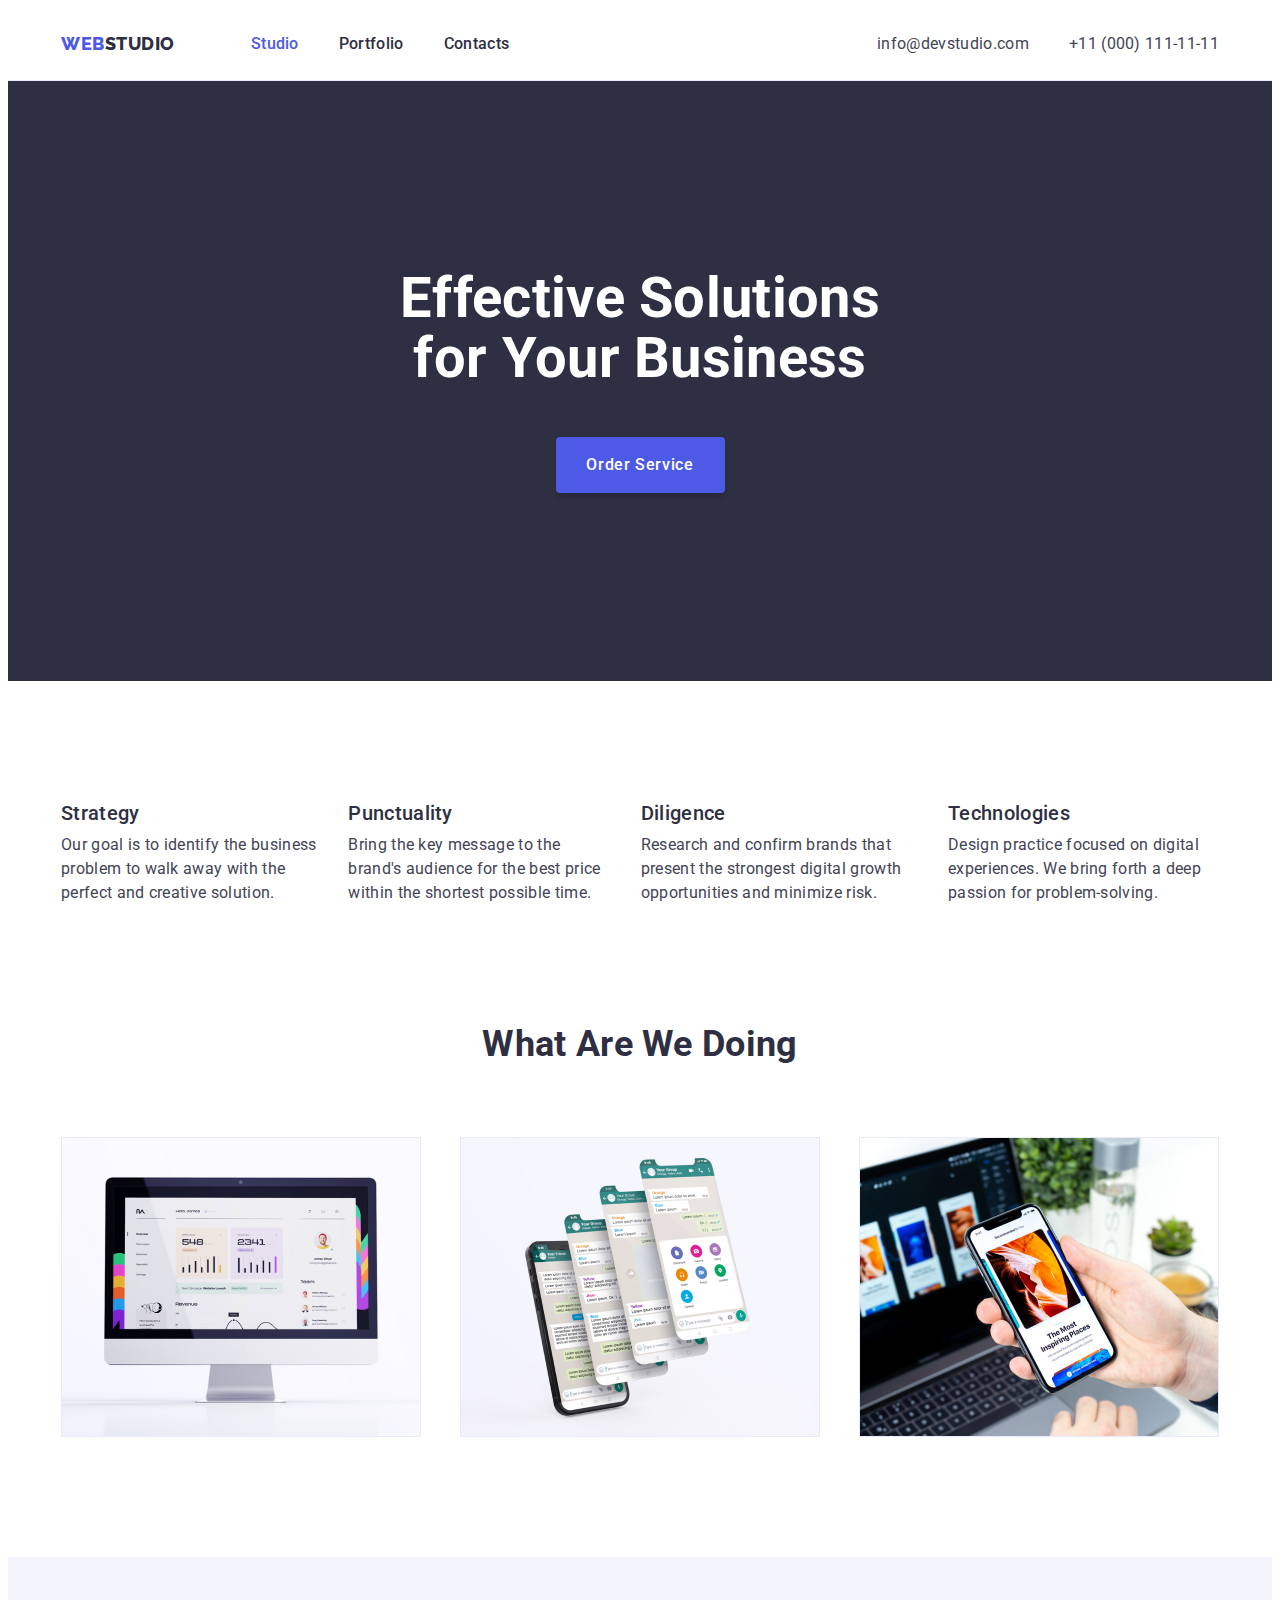
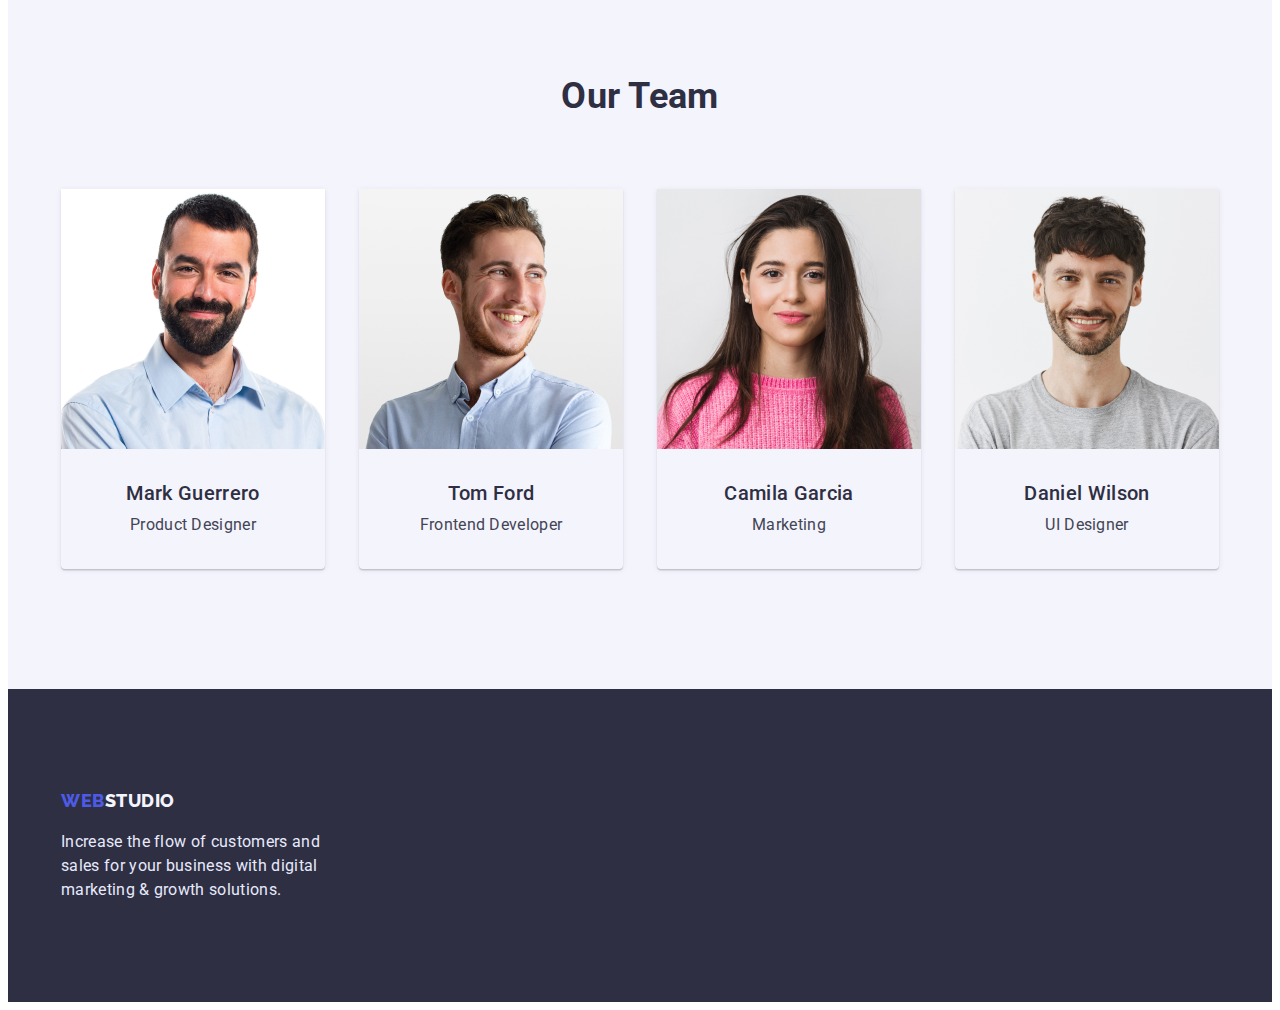
<file: index.html>
<!DOCTYPE html>
<html lang="en">
  <head>
    <meta charset="UTF-8" />
    <meta http-equiv="X-UA-Compatible" content="IE=edge" />
    <meta name="viewport" content="width=device-width, initial-scale=1.0" />
    <title>Document</title>
    <link rel="preconnect" href="https://fonts.gstatic.com" crossorigin />
    <link
      href="https://fonts.googleapis.com/css2?family=Raleway:wght@800&family=Roboto:wght@400;500;700;900&display=swap"
      rel="stylesheet"
    />
    <link
      rel="stylesheet"
      href="https://cdnjs.cloudflare.com/ajax/libs/modern-normalize/1.1.0/modern-normalize.min.css"
      integrity="sha512-wpPYUAdjBVSE4KJnH1VR1HeZfpl1ub8YT/NKx4PuQ5NmX2tKuGu6U/JRp5y+Y8XG2tV+wKQpNHVUX03MfMFn9Q=="
      crossorigin="anonymous"
      referrerpolicy="no-referrer"
    />
    <link rel="stylesheet" href="./css/styles.css" />
  </head>
  <body>
    <header class="nav-addres">
      <div class="container main-nav">
        <nav class="site-nav">
          <a href="./index.html" class="logofirst"
            >Web<span class="logosecond">Studio</span></a
          >
          <ul class="list site-nav">
            <li class="item">
              <a href="./index.html" class="link current">Studio</a>
            </li>
            <li class="item">
              <a href="./portfolio.html" class="link">Portfolio</a>
            </li>
            <li class="item"><a href="" class="link">Contacts</a></li>
          </ul>
        </nav>
        <address class="contacts">
          <ul class="list">
            <li class="item">
              <a href="mailto:info@devstudio.com" class="email"
                >info@devstudio.com</a
              >
            </li>
            <li class="item">
              <a href="tel:+110001111111" class="tel">+11 (000) 111-11-11</a>
            </li>
          </ul>
        </address>
      </div>
    </header>
    <main>
      <!--hero-->

      <section class="hero">
        <h1 class="hero-title">Effective Solutions for Your Business</h1>
        <button type="button" class="button-index">Order Service</button>
      </section>

      <!--Features-->
      <section class="section">
        <div class="container features">
          <h2 hidden class="section-title">Features</h2>
          <ul class="feature-list list">
            <li class="item">
              <h3 class="title">Strategy</h3>
              <p>
                Our goal is to identify the business problem to walk away with
                the perfect and creative solution.
              </p>
            </li>
            <li class="item">
              <h3 class="title">Punctuality</h3>
              <p>
                Bring the key message to the brand's audience for the best price
                within the shortest possible time.
              </p>
            </li>
            <li class="item">
              <h3 class="title">Diligence</h3>
              <p>
                Research and confirm brands that present the strongest digital
                growth opportunities and minimize risk.
              </p>
            </li>
            <li class="item">
              <h3 class="title">Technologies</h3>
              <p>
                Design practice focused on digital experiences. We bring forth a
                deep passion for problem-solving.
              </p>
            </li>
          </ul>
        </div>
      </section>
      <!--what doing-->
      <section class="section doing">
        <div class="container doing">
          <h2 class="section-title">What are we doing</h2>
          <ul class="what-list list">
            <li class="item">
              <img src="./images/mac.jpg" alt="Mac" width="360" height="300" />
            </li>
            <li class="item">
              <img
                src="./images/phones.jpg"
                alt="iphones"
                width="360"
                height="300"
              />
            </li>
            <li class="item">
              <img
                src="./images/phonehand.jpg"
                alt="IphoneHandmacbook"
                width="360"
                height="300"
              />
            </li>
          </ul>
        </div>
      </section>
      <!--team-->
      <section class="section team">
        <div class="container team">
          <h2 class="section-title">Our Team</h2>
          <ul class="team-list list">
            <li class="item">
              <img
                src="./images/mark.jpg"
                alt="Mark photo"
                width="264"
                height="260"
              />
              <div class="card-content">
                <h3 class="title">Mark Guerrero</h3>
                <p class="team-position">Product Designer</p>
              </div>
            </li>
            <li class="item">
              <img
                src="./images/tom.jpg"
                alt="Tom photo"
                width="264"
                height="260"
              />
              <div class="card-content">
                <h3 class="title">Tom Ford</h3>
                <p class="team-position">Frontend Developer</p>
              </div>
            </li>
            <li class="item">
              <img
                src="./images/camila.jpg"
                alt="Camila photo"
                width="264"
                height="260"
              />
              <div class="card-content">
                <h3 class="title">Camila Garcia</h3>
                <p class="team-position">Marketing</p>
              </div>
            </li>
            <li class="item">
              <img
                src="./images/daneil.jpg"
                alt="Daniel photo"
                width="264"
                height="260"
              />
              <div class="card-content">
                <h3 class="title">Daniel Wilson</h3>
                <p class="team-position">UI Designer</p>
              </div>
            </li>
          </ul>
        </div>
      </section>
    </main>
    <footer>
      <div class="container footer">
        <div class="footer-logo">
          <a href="./index.html" class="logofirst"
            >Web<span class="logosecond">Studio</span></a
          >
        </div>
        <p class="footer-discription">
          Increase the flow of customers and sales for your business with
          digital marketing & growth solutions.
        </p>
      </div>
    </footer>
  </body>
</html>
</file>
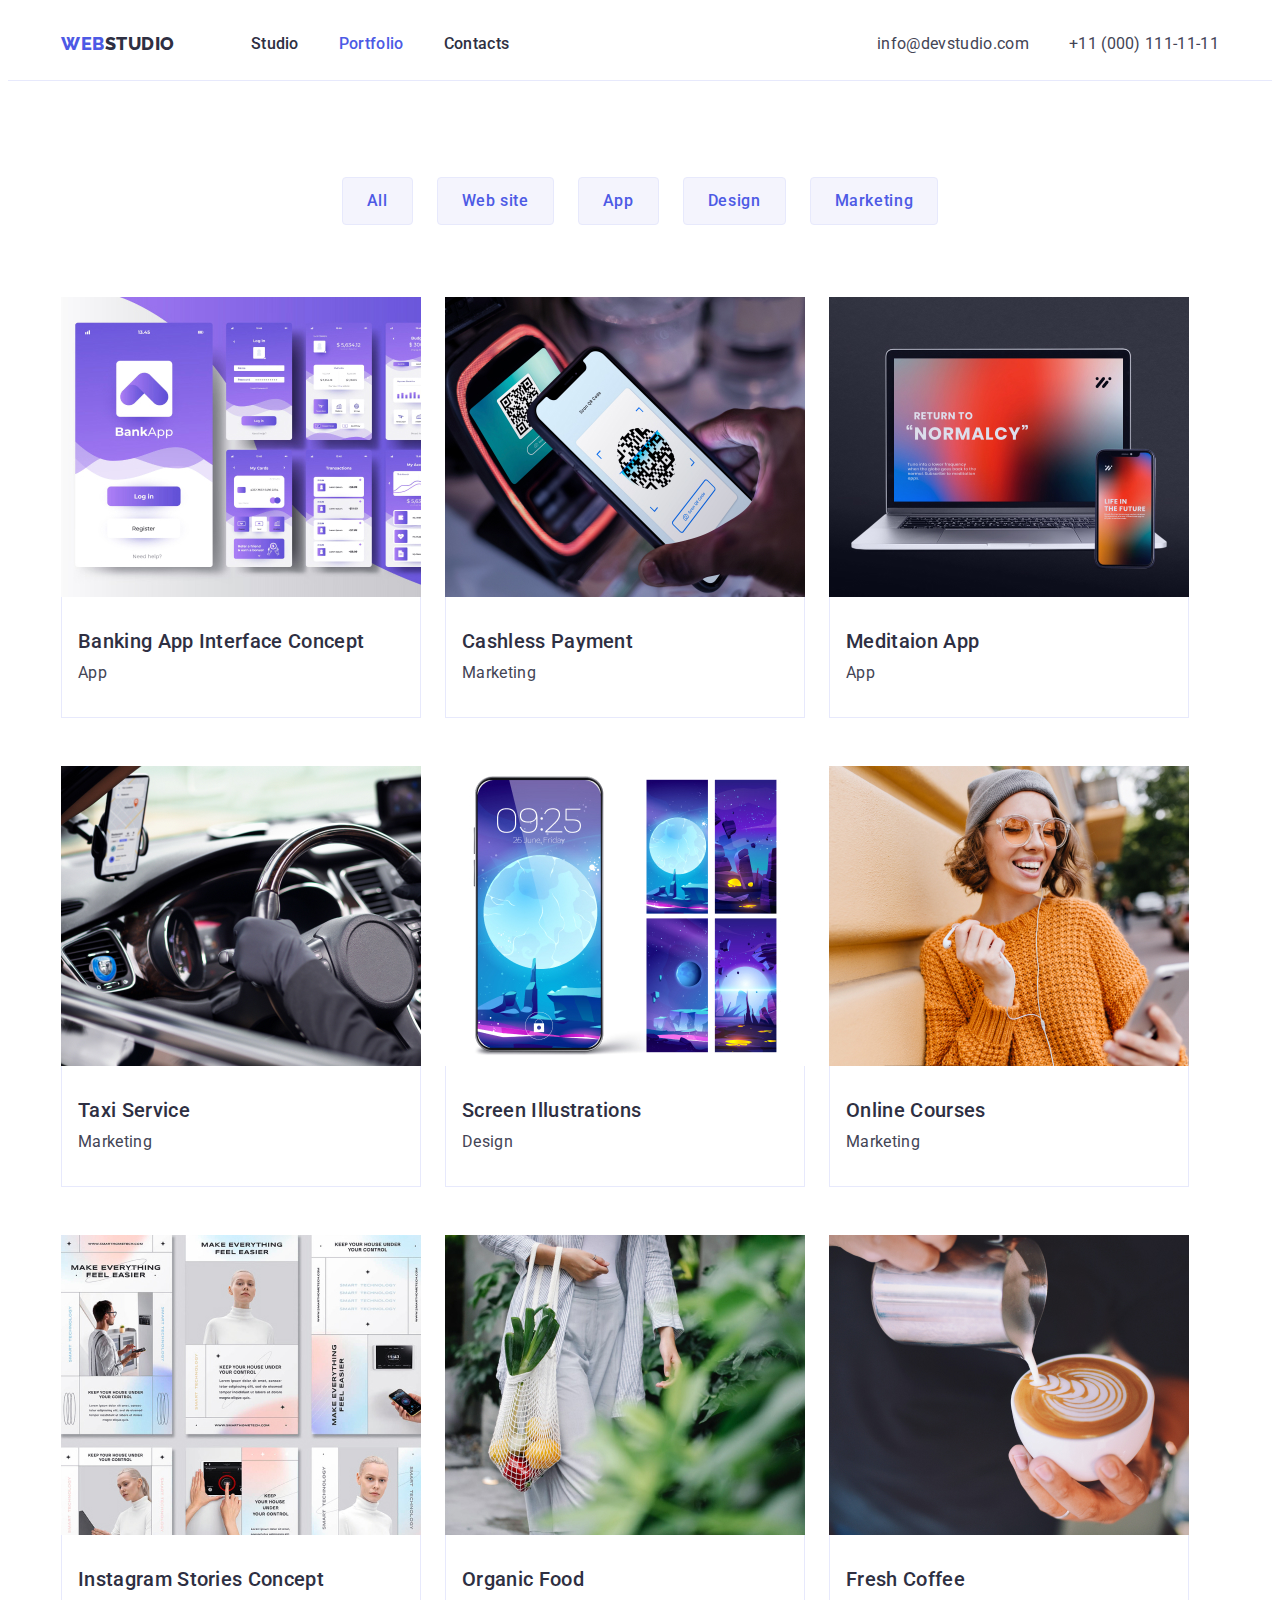
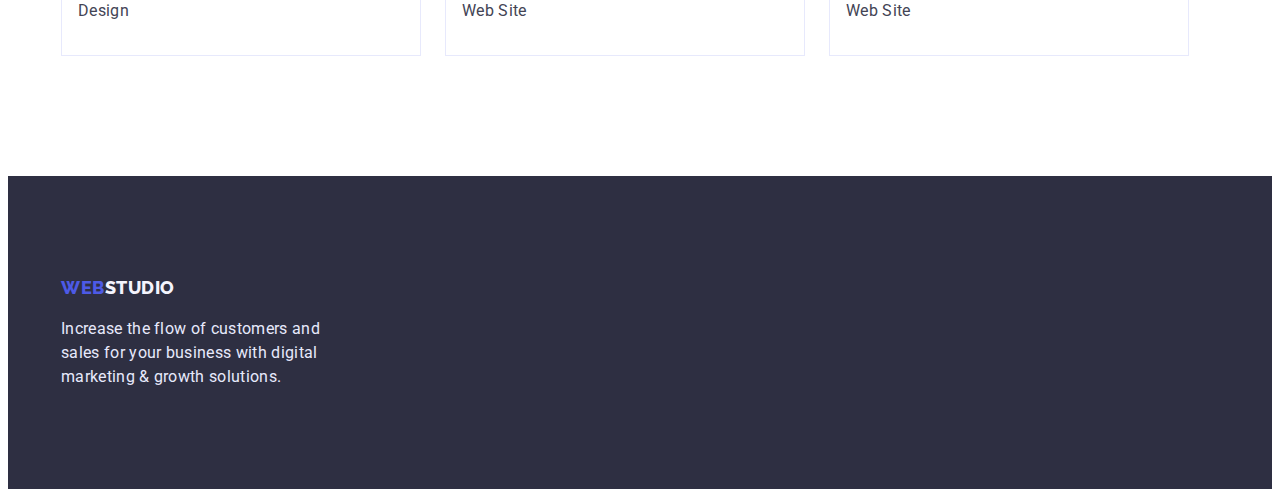
<file: portfolio.html>
<!DOCTYPE html>
<html lang="en">
  <head>
    <meta charset="UTF-8" />
    <meta http-equiv="X-UA-Compatible" content="IE=edge" />
    <meta name="viewport" content="width=device-width, initial-scale=1.0" />
    <title>Document</title>
    <link rel="preconnect" href="https://fonts.gstatic.com" crossorigin />
    <link
      href="https://fonts.googleapis.com/css2?family=Raleway:wght@800&family=Roboto:wght@400;500;700;900&display=swap"
      rel="stylesheet"
    />
    <link
      rel="stylesheet"
      href="https://cdnjs.cloudflare.com/ajax/libs/modern-normalize/1.1.0/modern-normalize.min.css"
      integrity="sha512-wpPYUAdjBVSE4KJnH1VR1HeZfpl1ub8YT/NKx4PuQ5NmX2tKuGu6U/JRp5y+Y8XG2tV+wKQpNHVUX03MfMFn9Q=="
      crossorigin="anonymous"
      referrerpolicy="no-referrer"
    />
    <link rel="stylesheet" href="./css/styles.css" />
  </head>
  <body>
    <header class="nav-addres">
      <div class="container main-nav">
        <nav class="site-nav">
          <a href="./index.html" class="logofirst"
            >Web<span class="logosecond">Studio</span></a
          >
          <ul class="list site-nav">
            <li class="item">
              <a href="./index.html" class="link">Studio</a>
            </li>
            <li class="item">
              <a href="./portfolio.html" class="link current">Portfolio</a>
            </li>
            <li class="item"><a href="" class="link">Contacts</a></li>
          </ul>
        </nav>
        <address class="contacts">
          <ul class="list">
            <li class="item">
              <a href="mailto:info@devstudio.com" class="email"
                >info@devstudio.com</a
              >
            </li>
            <li class="item">
              <a href="tel:+110001111111" class="tel">+11 (000) 111-11-11</a>
            </li>
          </ul>
        </address>
      </div>
    </header>
    <main>
      <section class="section portfolio">
        <div class="container portfolio">
          <h1 hidden>portfolio</h1>
          <ul class="list buttons">
            <li class="item">
              <button type="button" class="btn-portfolio">All</button>
            </li>
            <li class="item">
              <button type="button" class="btn-portfolio">Web site</button>
            </li>
            <li class="item">
              <button type="button" class="btn-portfolio">App</button>
            </li>
            <li class="item">
              <button type="button" class="btn-portfolio">Design</button>
            </li>
            <li class="item">
              <button type="button" class="btn-portfolio">Marketing</button>
            </li>
          </ul>
          <ul class="list apps">
            <li class="item">
              <a href="" class="list-item">
                <img
                  src="./images/bankingapp.jpg"
                  alt="app"
                  width="360"
                  height="300"
                />
                <div class="discription">
                  <h2 class="title-item">Banking App Interface Concept</h2>
                  <p class="apps-discription">App</p>
                </div>
              </a>
            </li>
            <li class="item">
              <a href="" class="list-item">
                <img
                  src="./images/cashless.jpg"
                  alt="terminal"
                  width="360"
                  height="300"
                />
                <div class="discription">
                  <h2 class="title-item">Cashless Payment</h2>
                  <p class="apps-discription">Marketing</p>
                </div>
              </a>
            </li>
            <li class="item">
              <a href="" class="list-item">
                <img
                  src="./images/meditation.jpg"
                  alt="mac"
                  width="360"
                  height="300"
                />
                <div class="discription">
                  <h2 class="title-item">Meditaion App</h2>
                  <p class="apps-discription">App</p>
                </div>
              </a>
            </li>
            <li class="item">
              <a href="" class="list-item">
                <img
                  src="./images/taxi.jpg"
                  alt="carsteeringwheel"
                  width="360"
                  height="300"
                />
                <div class="discription">
                  <h2 class="title-item">Taxi Service</h2>
                  <p class="apps-discription">Marketing</p>
                </div></a
              >
            </li>
            <li class="item">
              <a href="" class="list-item">
                <img
                  src="./images/illustrator.jpg"
                  alt="moonpicture"
                  width="360"
                  height="300"
                />
                <div class="discription">
                  <h2 class="title-item">Screen Illustrations</h2>
                  <p class="apps-discription">Design</p>
                </div></a
              >
            </li>
            <li class="item">
              <a href="" class="list-item">
                <img
                  src="./images/curses.jpg"
                  alt="girlinglasses"
                  width="360"
                  height="300"
                />
                <div class="discription">
                  <h2 class="title-item">Online Courses</h2>
                  <p class="apps-discription">Marketing</p>
                </div></a
              >
            </li>
            <li class="item">
              <a href="" class="list-item">
                <img
                  src="./images/instdesign.jpg"
                  alt="manypictures"
                  width="360"
                  height="300"
                />
                <div class="discription">
                  <h2 class="title-item">Instagram Stories Concept</h2>
                  <p class="apps-discription">Design</p>
                </div></a
              >
            </li>
            <li class="item">
              <a href="" class="list-item">
                <img
                  src="./images/orgfood.jpg"
                  alt="girls with wegetable"
                  width="360"
                  height="300"
                />
                <div class="discription">
                  <h2 class="title-item">Organic Food</h2>
                  <p class="apps-discription">Web Site</p>
                </div></a
              >
            </li>
            <li class="item">
              <a href="" class="list-item">
                <img
                  src="./images/coffe.jpg"
                  alt="cup with coffee"
                  width="360"
                  height="300"
                />
                <div class="discription">
                  <h2 class="title-item">Fresh Coffee</h2>
                  <p class="apps-discription">Web Site</p>
                </div></a
              >
            </li>
          </ul>
        </div>
      </section>
    </main>
    <footer>
      <div class="container footer">
        <div class="footer-logo">
          <a href="./index.html" class="logofirst"
            >Web<span class="logosecond">Studio</span></a
          >
        </div>
        <p class="footer-discription">
          Increase the flow of customers and sales for your business with
          digital marketing & growth solutions.
        </p>
      </div>
    </footer>
  </body>
</html>
</file>
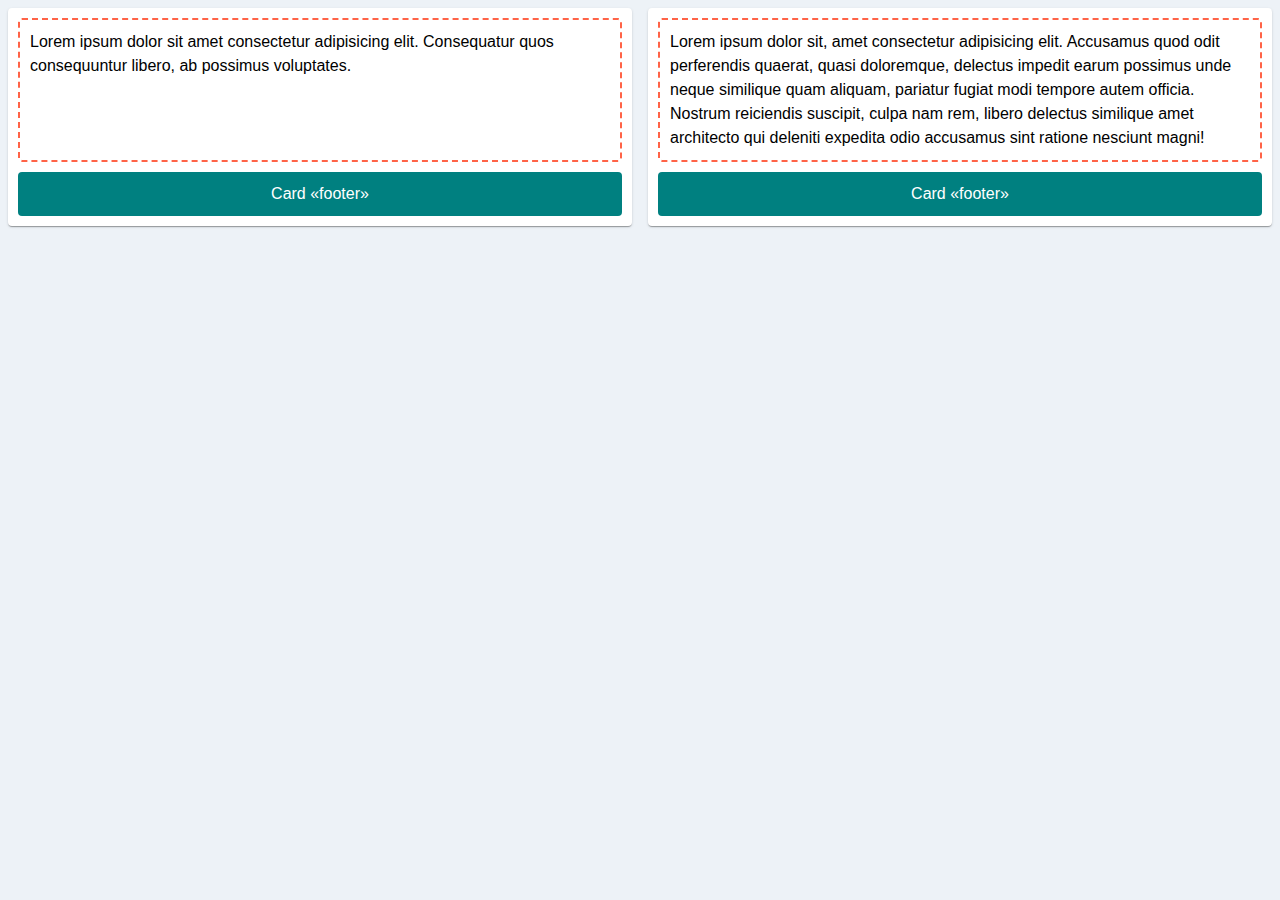
<file: testpage.html>
<!DOCTYPE html>
<html lang="en">
  <head>
    <meta charset="UTF-8" />
    <meta http-equiv="X-UA-Compatible" content="IE=edge" />
    <meta name="viewport" content="width=device-width, initial-scale=1.0" />
    <title>Document</title>
    <link rel="stylesheet" href="./css/teststyles.css" />
  </head>
  <body>
    <div class="container">
      <div class="card">
        <div class="content">
          Lorem ipsum dolor sit amet consectetur adipisicing elit. Consequatur
          quos consequuntur libero, ab possimus voluptates.
        </div>
        <div class="meta">Card «footer»</div>
      </div>

      <div class="card">
        <div class="content">
          Lorem ipsum dolor sit, amet consectetur adipisicing elit. Accusamus
          quod odit perferendis quaerat, quasi doloremque, delectus impedit
          earum possimus unde neque similique quam aliquam, pariatur fugiat modi
          tempore autem officia. Nostrum reiciendis suscipit, culpa nam rem,
          libero delectus similique amet architecto qui deleniti expedita odio
          accusamus sint ratione nesciunt magni!
        </div>
        <div class="meta">Card «footer»</div>
      </div>
    </div>
  </body>
</html>
</file>
<file: css/styles.css>
/* колір основного тексту #434455 */
/* колір фона #E5E5E5 */
/* вторичний колір фона #F4F4FD */
/* колір заголовка h1 #FFFFFF */
/* колір заголовків #2E2F42 */
/* кольори в webstudio #4D5AE5 #2E2F42 */
/* колір текста футера #E7E9FC */
/* колір кнопки ALL #404BBF */
:root {
    --primery-text-color: #434455;
    --title-text-color: #2E2F42;
    --primery-bg-color: #FFFFFF;
    --active-color: #404BBF;
    --btn-color: #4D5AE5;
    --logo-color: #2E2F42;
    --btn-bacground-color: #F4F4FD;
    --footer-text-color: #E7E9FC;
}

body {
    background-color: var(--primery-bg-color);
    color: var(--primery-text-color) ;
    font-family: Roboto, sans-serif;
    letter-spacing: 0.02em;
    font-size: 16px;
    line-height: 1.5;
}
.list {
    list-style: none;
    padding: 0;
    margin: 0;
}

img {
    display: block;
    max-width: 100%;
    height: auto;
}
p {
    margin-top: 0;
    margin-bottom: 0;
}

.logofirst {
    color: var(--btn-color);
    font-family: Raleway, sans-serif;    
    letter-spacing: 0.03em;
    font-weight: 800;
    font-size: 18px;
    line-height: 1.33;
    text-transform: uppercase;
    text-decoration: none;                 
}
.logosecond {
    color: var(--logo-color) ;
}
.container {
    margin-left: auto;
    margin-right: auto;
    width: 1158px;
    padding-right: 15px;
    padding-left: 15px;
    /* padding-bottom: 120px;
    padding-top: 120px; */
    /* outline: 2px solid tomato; */
}
.section {
    padding-bottom: 120px;
    padding-top: 120px;
}

/* site nav */
header {
    border-bottom: 1px solid var(--footer-text-color);
    padding-top: 24px;
    padding-bottom: 24px;
}
.main-nav {
    display: flex;
   justify-content: space-between;
}
.container.main-nav{
    padding-top: 0px;
    padding-bottom: 0px;
}

.site-nav {
    display: flex;
}
.site-nav .list:not(:first-child){
    margin-left: 76px;
}

.site-nav .item:not(:last-child) {
    margin-right: 40px;
}

.site-nav .link {
    color:var(--title-text-color);
    font-weight: 500;
    font-size: 16px;
    line-height: 1.5;
    text-decoration: none;
    padding-top:24px ;
    padding-bottom: 24px;
   }
.site-nav .link.current{
    color: var(--btn-color);
}
.site-nav .link:hover,
.site-nav .link:focus {
    color: var(--active-color);
}

.contacts .list {
    display: flex;
}
.contacts .item + .item {
    margin-left: 40px;
}
.contacts {
    font-style: normal;
}
.email,.tel {
    color: var(--primery-text-color);
    text-decoration: none;
}

.email:hover, 
.email:focus, 
.tel:hover,
.tel:focus {
color: var(--active-color);
}
/* hero */
.hero {
text-align: center;
padding-top: 188px;
padding-bottom: 188px;
background-color: var(--title-text-color);
}
.hero-title {
    width: 494px;
    margin-left: auto;
    margin-right: auto;
    margin-top:0 ;
    margin-bottom: 48px;
    color:var(--primery-bg-color) ;
    font-weight: 700;
    font-size: 56px;
    line-height: 1.07;  
}

.button-index {
    background-color: var(--btn-color);
    color: var(--primery-bg-color);
    font-family: 'Roboto';
    font-style: normal;
    font-weight: 500;
    font-size: 16px;
    line-height: 1.5;
    display: flex;
    align-items: center;
    letter-spacing: 0.04em;
    cursor: pointer;
    display: inline-block;
    width: 169px;
    height: 56px;
    box-shadow: 0px 4px 4px rgba(0, 0, 0, 0.15);
    border-radius: 4px;
    border: none;
}

.button-index:hover,
.button-index:focus {
background-color: var(--active-color);
}
/* sections */
.section-title {
    margin-top: 0;
    margin-bottom: 72px;
    color: var(--title-text-color);
    font-size: 36px;
    line-height: 1.11;   
    text-align: center;
    text-transform: capitalize;
}
/* features */

.feature-list .title,
.team-list .title {
    margin-top: 0;
    margin-bottom: 8px;
color: var(--title-text-color) ;
font-weight: 500;
font-size: 20px;
line-height: 1.2;
}

.feature-list{
    display: flex;
    justify-content: space-between ;
}
.feature-list .item:not(:first-child){
    margin-left: 24px;
}

/* what doing */
.what-list{
    display: flex;
    justify-content: space-between;
}
.section.doing {
    padding-top: 0px;
}

/* team */
.section.team{
    background-color: var(--btn-bacground-color);
}
.team-list {
    display: flex;
    justify-content: space-between;
}
.team-list .item{
    box-shadow: 0px 1px 6px rgba(46, 47, 66, 0.08), 0px 1px 1px rgba(46, 47, 66, 0.16), 0px 2px 1px rgba(46, 47, 66, 0.08);
    border-radius: 0px 0px 4px 4px;
}
.card-content{
    text-align: center;
    padding: 32px 16px;
}
.team-position{
    color: var(--primery-text-color);
}

/* footer */
footer {
    padding-top: 100px;
    padding-bottom: 100px;
    background-color: var(--title-text-color);
}
.container.footer {
    padding-top: 0px;
    padding-bottom: 0px;
}
.footer-logo {
    margin-bottom: 16px;
}
.footer-logo .logosecond{
color: var(--btn-bacground-color);
}
.footer-discription{
    max-width: 264px;
    color:var(--footer-text-color);
}
/* portfolio  */

.btn-portfolio {
    background-color: var(--btn-bacground-color);
    color: var(--btn-color);
    font-family: 'Roboto';
    font-style: normal;
    font-weight: 500;
    font-size: 16px;
    line-height: 1.5;
    display: flex;
    align-items: center;
    text-align: center;
    letter-spacing: 0.04em;
    cursor: pointer;
    height: 48px;
    border: 1px solid var(--footer-text-color);
    /* box-shadow: 0px 4px 4px rgba(0, 0, 0, 0.25); */
    border-radius: 4px;
    padding: 12px 24px;
}

.btn-portfolio:focus,
.btn-portfolio:hover {
    background-color: var(--active-color);
    color: var(--primery-bg-color);
    
}

.section.portfolio {
    padding-top: 96px;
}

.title-item {
    font-weight: 500;
    font-size: 20px;
    line-height: 1.2;
}

.section .list-item {
    color: var(--title-text-color);
    text-decoration: none;
}

.list.buttons{
    display: flex;
    justify-content: center;  
    margin-bottom: 72px;
}
.list.buttons .item + .item{
    margin-left: 24px;
}
.list.apps {
    display: flex;
    flex-wrap:wrap ;
}
.list.apps .item{
    display: block;
    width: 360px;
    margin-right: 24px;
    margin-bottom: 48px;
  }
  

.list.apps .item:nth-child(3n){
    margin-right: 0px;
}
.list.apps .item.item:nth-last-child(-n+3){
    margin-bottom: 0px;
}
.list.apps .discription {
    border-left:1px solid var(--footer-text-color) ;
    border-right:1px solid var(--footer-text-color) ;
    border-bottom:1px solid var(--footer-text-color) ;
    padding: 32px 16px;
 }
.list.apps .item:hover,
.list.apps .item:focus {
    box-shadow: 0px 4px 4px rgba(0, 0, 0, 0.25);
}
.apps .title-item {
    margin-top: 0px;
    margin-bottom: 8px;
}
.apps-discription{
    color: var(--primery-text-color);
}
</file>
<file: css/teststyles.css>
* {
    box-sizing: border-box;
}

body {
    font-family: sans-serif;
    line-height: 1.5;
    background-color: #edf2f7;
}

.card {
    display: flex;
    flex-direction: column;
    flex-basis: 1320px;
    margin: 8px;
    padding: 10px;
    background-color: #fff;
    box-shadow: 0px 2px 1px -1px rgba(0, 0, 0, 0.2),
        0px 1px 1px 0px rgba(0, 0, 0, 0.14), 0px 1px 3px 0px rgba(0, 0, 0, 0.12);
    border-radius: 4px;
}

.card>.content {
    flex-grow: 1;

    margin-bottom: 10px;
    padding: 10px;
    border: 2px dashed tomato;
    border-radius: 4px;
}

.card>.meta {
    padding: 10px;
    text-align: center;
    background-color: teal;
    color: white;
    border-radius: 4px;
}

.container {
    display: flex;
    justify-content: center;
    margin: -8px;
}
</file>
